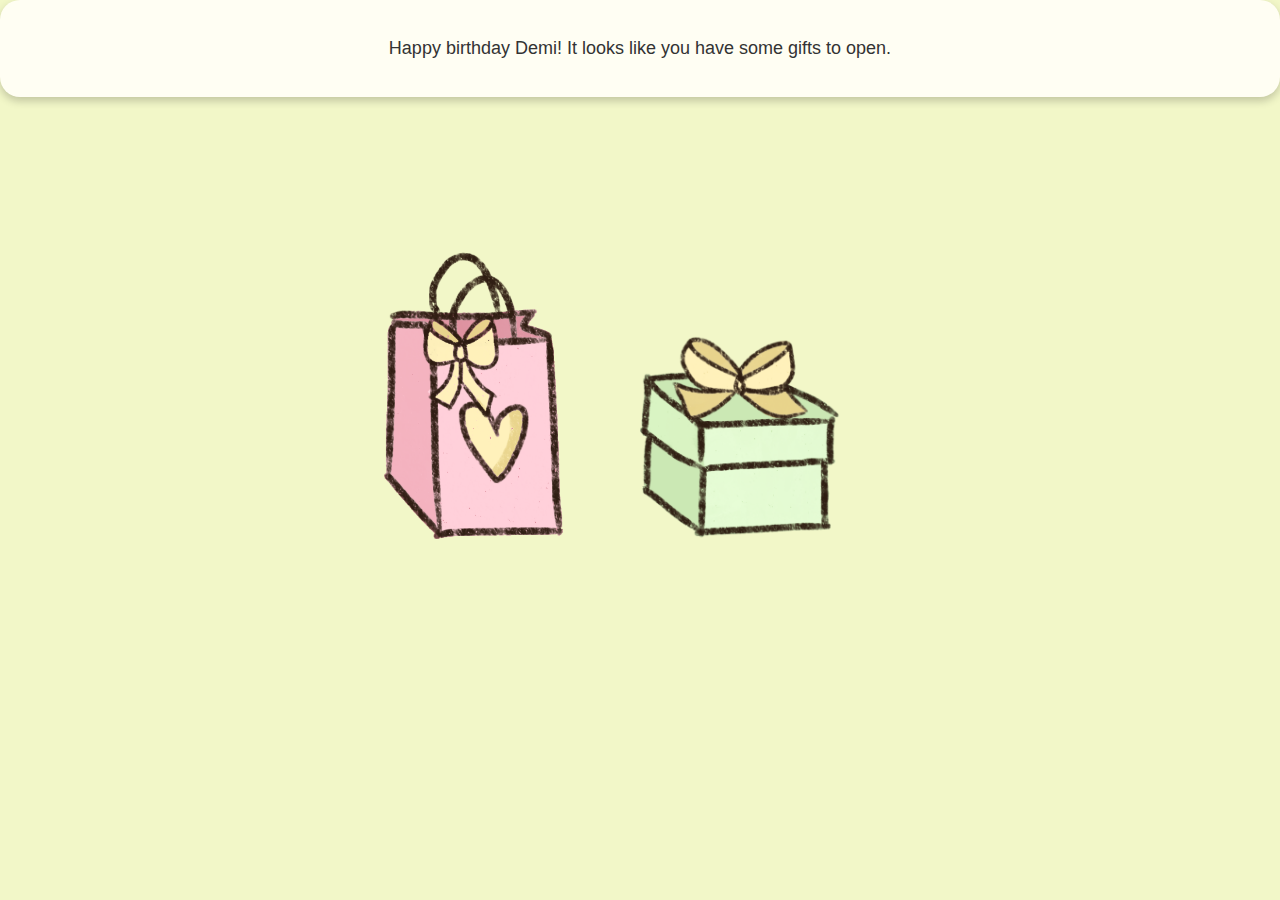
<file: index.html>
<!DOCTYPE html>
<html lang="en">
<head>
    <meta charset="UTF-8">    
    <meta name="viewport" content="width=device-width, initial-scale=1.0">
    <title>for demi <3</title>     
    <link rel="icon" type="image/jpg" href="images/yellowHeart.png"> 
    <link rel="stylesheet" href="style.css">
</head>

<body>
  
    <div id="container">
        
        <a href="demiski.html" class="giftbox">
            <img src="images/greenBox.png"
            alt = "Gift Box">
        </a>

        <a href="demi-angel.html" class="giftbag">
            <img src="images/pinkBag.png"
            alt = "Gift Box">
        </a>

        <div id="message" top="100px"></div>
        <div class="message-box">
            <p>Happy birthday Demi! It looks like you have some gifts to open.</p>
        </div>

    
    </div>
</body>

<script>
    
</script>
</html>
</file>
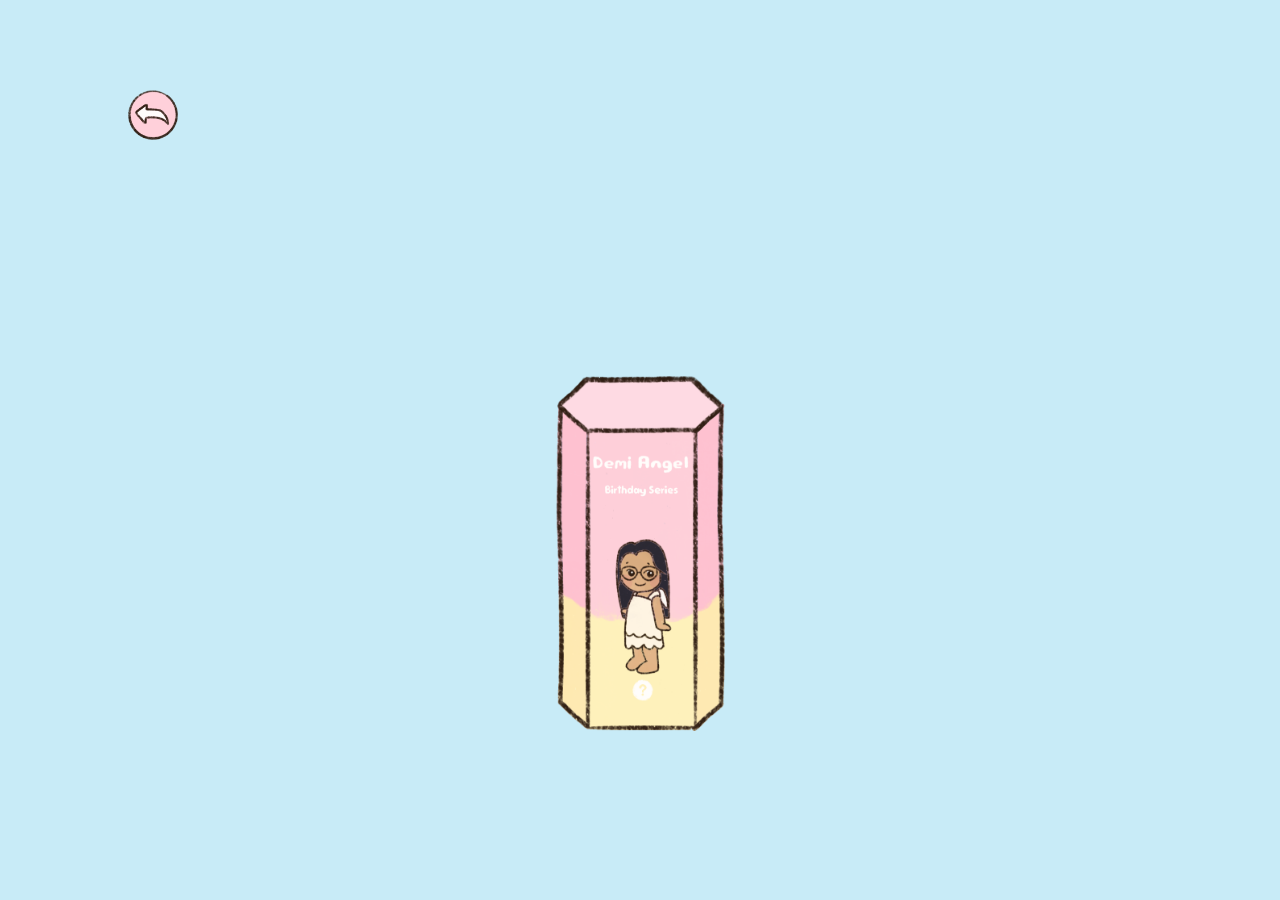
<file: demi-angel.html>
<!DOCTYPE html>
<html lang="en">
<head>
    <meta charset="UTF-8">    
    <meta name="viewport" content="width=device-width, initial-scale=1.0">
    <title>for demi <3</title>     
    <link rel="icon" type="image/jpg" href="images/yellowHeart.png"> 
    <link rel="stylesheet" href="styleAngel.css">
</head>

<body>
    <div id="container">
        <div class="box" onclick="toggleBox()">
            <div id="unfoldLid">
                <div id="lid">
                    <img src="images/angelLid.png">
                </div>
            </div>

            <div id="boxFront">
                <img src="images/angelBoxFront.png">
            </div>
            <div id="boxInside">
                <img src="images/angelBoxInside.png">
            </div>

            <div id="toy">
                <img src="images/angelToy.png">
            </div>

        </div>
    </div>
    <a href="index.html" class="back">
        <img src="images/angelBack.png"
        width="50px"
        alt = "Back">
    </a>

     <!-- Pop-up container -->
     <div id="popupContainer" class="popup">
         <div class="popup-content">
             
             <!-- Main Image -->
             <img src="images/angelCard.png" alt="Pop-Up Image">
         </div>
         <!-- Image Close Button -->
         <img id="closePopup" class="close-btn" src="images/angelClose.png" alt="Close">
     </div>

     <!-- Sound File -->
<audio id="congratsSound" src="congrats-bell.mp3" preload="auto"></audio>

</body>

<script>
    var isOpened = false;
    let popup = document.getElementById("popupContainer");
    popup.style.display = "none";

    function toggleBox() {
        if(isOpened==false) {
            openBox();
            isOpened = true;
        }
        else {
            closeBox();
            isOpened = false;
        }
    }

    function openBox() {
        let box = document.getElementById("container");
        box.classList.add("clicking-disabled");

        let unfold = document.getElementById("lid");
        unfold.style.zIndex = 3;
        unfold.style.top = "-75px";
        unfold.style.transform = "rotateX(180deg)";

        let toy = document.getElementById("toy");
        toy.style.top = "-210px";
        toy.style.transform = "rotateZ(-14deg)";
        toy.style.left = "-21px";
    
        let sound = document.getElementById("congratsSound");
        setTimeout(() => {
            sound.play();
            popup.style.display = "flex";
        }, 3000);

        setTimeout(() => {
            box.classList.remove("clicking-disabled");
        }, 3000);
        
    
    }

    function closeBox() {
        let box = document.getElementById("container");
        box.classList.add("clicking-disabled");

        let toy = document.getElementById("toy");
        toy.style.transform = "rotateZ(0deg)";
        toy.style.top = "30px";
        toy.style.left = "0px";

        setTimeout(function () {
            let unfold = document.getElementById("lid");
            unfold.style.transform = "rotateX(0deg)";
            unfold.style.zIndex = 50;
            unfold.style.top = "-28px";
        }, 1100);

        setTimeout(() => {
            box.classList.remove("clicking-disabled");
        }, 3000);
        
    }

document.getElementById("closePopup").addEventListener("click", function() {
    document.getElementById("popupContainer").style.display = "none";
});

</script>
</html>
</file>
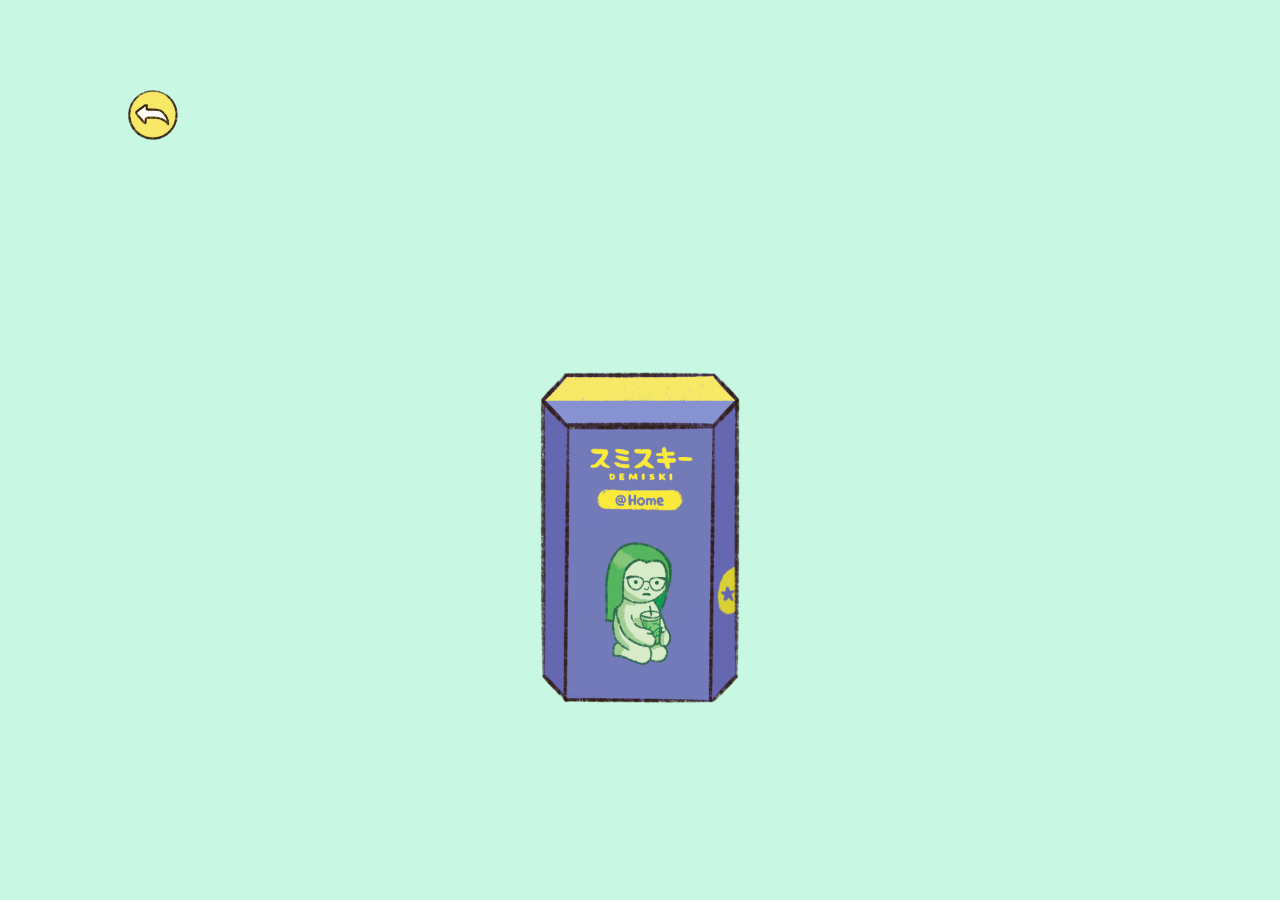
<file: demiski.html>
<!DOCTYPE html>
<html lang="en">
<head>
    <meta charset="UTF-8">    
    <meta name="viewport" content="width=device-width, initial-scale=1.0">
    <title>for demi <3</title>     
    <link rel="icon" type="image/jpg" href="images/yellowHeart.png"> 
    <link rel="stylesheet" href="styleDmski.css">
</head>

<body>
    <div id="container">
        <div class="box" onclick="toggleBox()">
            <div id="unfoldLid">
                <div id="lid">
                    <img src="images/dmskiLid2.png">
                </div>
            </div>

            <div id="boxFront">
                <img src="images/dmskiBoxFront.png">
            </div>
            <div id="boxInside">
                <img src="images/dmskiBoxInside.png">
            </div>

            <div id="toy">
                <img src="images/dmskiToy.png">
            </div>

        </div>
    </div>
    <a href="index.html" class="back">
        <img src="images/dmskiBack.png"
        width="50px"
        alt = "Back">
    </a>

     <!-- Pop-up container -->
     <div id="popupContainer" class="popup">
         <div class="popup-content">
             
             <!-- Main Image -->
             <img src="images/dmskiCard.png" alt="Pop-Up Image">
         </div>
         <!-- Image Close Button -->
         <img id="closePopup" class="close-btn" src="images/dmskiClose.png" alt="Close">
     </div>

     <!-- Sound File -->
<audio id="congratsSound" src="congrats-bell.mp3" preload="auto"></audio>

</body>

<script>
    var isOpened = false;
    let popup = document.getElementById("popupContainer");
    popup.style.display = "none";

    function toggleBox() {
        if(isOpened==false) {
            openBox();
            isOpened = true;
        }
        else {
            closeBox();
            isOpened = false;
        }
    }

    function openBox() {
        let box = document.getElementById("container");
        box.classList.add("clicking-disabled");

        let unfold = document.getElementById("lid");
        unfold.style.zIndex = 3;
        unfold.style.top = "-75px";
        unfold.style.transform = "rotateX(180deg)";

        let toy = document.getElementById("toy");
        toy.style.top = "-200px";
        toy.style.left = "22px";
        toy.style.transform = "rotateZ(14deg)";
    
        let sound = document.getElementById("congratsSound");
        setTimeout(() => {
            sound.play();
            popup.style.display = "flex";
        }, 3000);

        setTimeout(() => {
            box.classList.remove("clicking-disabled");
        }, 5000);
    }

    function closeBox() {
        let box = document.getElementById("container");
        box.classList.add("clicking-disabled");

        let toy = document.getElementById("toy");
        toy.style.transform = "rotateZ(0deg)";
        toy.style.top = "30px";
        toy.style.left = "0px";

        setTimeout(function () {
            let unfold = document.getElementById("lid");
            unfold.style.transform = "rotateX(0deg)";
            unfold.style.zIndex = 10;
            unfold.style.top = "-28px";
        }, 1100);

        setTimeout(() => {
            box.classList.remove("clicking-disabled");
        }, 2000);
        
    }

document.getElementById("closePopup").addEventListener("click", function() {
    document.getElementById("popupContainer").style.display = "none";
});

</script>
</html>
</file>
<file: style.css>
body {
    width: 100%;
    height: 100vh;
    margin: 0px;
    display: flex;
    place-items: center;
    justify-content: center;
    background-color: #f2f7c8;
}

#container {
    position: relative;
    width: 100%;
    height: 100vh;
}

#message {
    position: absolute;
    top: 150px;
    left: 50%;
    transform: translateX(-50%);
    white-space: nowrap;
    text-align: center;
    color: #1f1b15;
    transition: 0.3s;
}

.giftbox {
    position: absolute;
    transition: 0.3s;
    top: 335px;
    left: 50%;
}

.giftbox img {
    width: 200px;
}

.giftbag {
    position: absolute;
    transition: 0.3s;
    top: 250px;
    left: 30%;
}

.giftbag img {
    width: 180px;
}
.giftbox:hover {
    transform: scale(103%);
    filter: brightness(110%);
}

.giftbag:hover {
    transform: scale(103%);
    filter: brightness(110%);
}

.message-box {
    background-color: #fffef3;
    padding: 20px 40px;
    border-radius: 20px;
    box-shadow: 0 4px 8px rgba(0, 0, 0, 0.2);
    text-align: center;
    font-size: 18px;
    color: #333;
    font-family: Arial;
}
</file>
<file: styleAngel.css>
body {
    width: 100%;
    height: 100vh;
    margin: 0px;
    display: flex;
    place-items: center;
    justify-content: center;
    background-color: #c8ebf7;
}

#container {
    position: relative;
    transition: 0.3s;
}

#container:hover {
    transform: scale(103%);
    filter: brightness(105%);
}

.box {
    position: relative;
    width: 200px;
    height: 100px;
    cursor: pointer;
    z-index: 100;
}

#boxFront {
    position: absolute;
    top:0px;
    width: 100%;
    height: 100%;
    display:flex;
    z-index: 20;
    transition: 1.5s ease-in-out;
}

#boxFront img {
    position: relative;
    width: 170px;
    margin: auto;
    z-index: 20;
}

#boxInside {
    position: absolute;
    top:-47px;
    width: 100%;
    height: 100%;
    display:flex;
    z-index: 0;
    transition: 1.5s ease-in-out;
}

#boxInside img {
    position: relative;
    width: 167px;
    margin: auto;
    z-index: 0;
    transition: 1.5s ease-in-out;
}

#toy {
    position: absolute;
    top:30px;
    width:97%;
    height: 100%;
    display: flex;
    z-index: 15;
    transition: 1.8s ease-in-out
}

#toy img{
    position: relative;
    width: 120px;
    margin: auto;
    z-index: 15;
    transition: 1.8s ease-in-out;
}

#lid {
    position: relative;
    top: -23px;
    width: 100%;
    height: 100%;
    display:flex;
    z-index: 50;
    transition: 0.7s ease-in-out;
}

#lid img {
    position: relative;
    width: 167px;
    margin: auto;
    z-index: 40;
    transition: 0.7s ease-in-out;
}

#message {
    /*font-family: "TwoHearts"; */
    position: absolute;
    top: 150px;
    left: 50%;
    transform: translate(-50%);
    white-space: nowrap;
    text-align: center;
    color:#6877a7;
    transition: 0.3s;
}

/* Pop-up background */
.popup {
    display: none; /* Initially hidden */
    position: fixed;
    width: 100%;
    height: 100%;
    background: rgba(0, 0, 0, 0.5); /* Dark overlay */
    display: flex;
    justify-content: center;
    align-items: center;
    z-index: 200;
}

/* Pop-up content (image container) */
.popup-content {
    filter: drop-shadow(0px 0px 8px rgba(0, 0, 0, 0.2));
    position: relative;
    max-width: 90%;
    max-height: 90%;
    text-align: center;
    display: flex;
    justify-content: center;
    align-items: center;
}

/* Main Image */
.popup-content img {
    width: 500px;
    height: auto;
}

/* Close button (Image) */
.close-btn {
    position: fixed;
    top: 10%;
    right: 10%;
    width: 50px;  /* Adjust size of close button */
    cursor: pointer;
    z-index: 300;
    transition: 0.3s ease-in-out;
}

.close-btn:hover {
    transform: scale(103%);
    filter: brightness(105%);
}

.clicking-disabled {
    pointer-events: none;
}

.back {
    display: flex;
    width: 50px;
    position: fixed;
    left: 10%;
    top: 10%;
    display: flex;
    transition: 0.3s ease-in-out;
}

.back:hover {
    transform: scale(103%);
    filter: brightness(105%);
}
</file>
<file: styleDmski.css>
body {
    width: 100%;
    height: 100vh;
    margin: 0px;
    display: flex;
    place-items: center;
    justify-content: center;
    background-color: #c8f7e4;
}

#container {
    position: relative;
    transition: 0.3s;
}

#container:hover {
    transform: scale(103%);
    filter: brightness(105%);
}

.box {
    position: relative;
    width: 200px;
    height: 100px;
    cursor: pointer;
    z-index: 100;
}

#boxFront {
    position: absolute;
    top:0px;
    width: 100%;
    height: 100%;
    display:flex;
    z-index: 20;
    transition: 1.5s ease-in-out;
}

#boxFront img {
    position: relative;
    width: 200px;
    margin: auto;
    z-index: 20;
}

#boxInside {
    position: absolute;
    top:-49px;
    width: 100%;
    height: 100%;
    display:flex;
    z-index: 0;
    transition: 1.5s ease-in-out;
}

#boxInside img {
    position: relative;
    width: 199px;
    margin: auto;
    z-index: 0;
    transition: 1.5s ease-in-out;
}

#toy {
    position: absolute;
    top:30px;
    width:97%;
    height: 100%;
    display: flex;
    z-index: 15;
    transition: 1.8s ease-in-out
}

#toy img{
    position: relative;
    width: 140px;
    margin: auto;
    z-index: 15;
    transition: 1.8s ease-in-out;
}

#lid {
    position: relative;
    top: -28px;
    width: 100%;
    height: 100%;
    display:flex;
    z-index: 10;
    transition: 0.7s ease-in-out;
}

#lid img {
    position: relative;
    width: 200px;
    margin: auto;
    z-index: 10;
    transition: 0.7s ease-in-out;
}

#message {
    /*font-family: "TwoHearts"; */
    position: absolute;
    top: 150px;
    left: 50%;
    transform: translate(-50%);
    white-space: nowrap;
    text-align: center;
    color:#6877a7;
    transition: 0.3s;
}

/* Pop-up background */
.popup {
    display: none; /* Initially hidden */
    position: fixed;
    width: 100%;
    height: 100%;
    background: rgba(0, 0, 0, 0.5); /* Dark overlay */
    display: flex;
    justify-content: center;
    align-items: center;
    z-index: 200;
}

/* Pop-up content (image container) */
.popup-content {
    filter: drop-shadow(0px 0px 8px rgba(0, 0, 0, 0.2));
    position: relative;
    max-width: 90%;
    max-height: 90%;
    text-align: center;
    display: flex;
    justify-content: center;
    align-items: center;
}

/* Main Image */
.popup-content img {
    width: 500px;
    height: auto;
}

/* Close button (Image) */
.close-btn {
    position: fixed;
    top: 10%;
    right: 10%;
    width: 50px;  /* Adjust size of close button */
    cursor: pointer;
    z-index: 300;
    transition: 0.3s ease-in-out;
}

.close-btn:hover {
    transform: scale(103%);
    filter: brightness(105%);
}

.clicking-disabled {
    pointer-events: none;
}

.back {
    display: flex;
    width: 50px;
    position: fixed;
    left: 10%;
    top: 10%;
    display: flex;
    transition: 0.3s ease-in-out;
}

.back:hover {
    transform: scale(103%);
    filter: brightness(105%);
}
</file>
